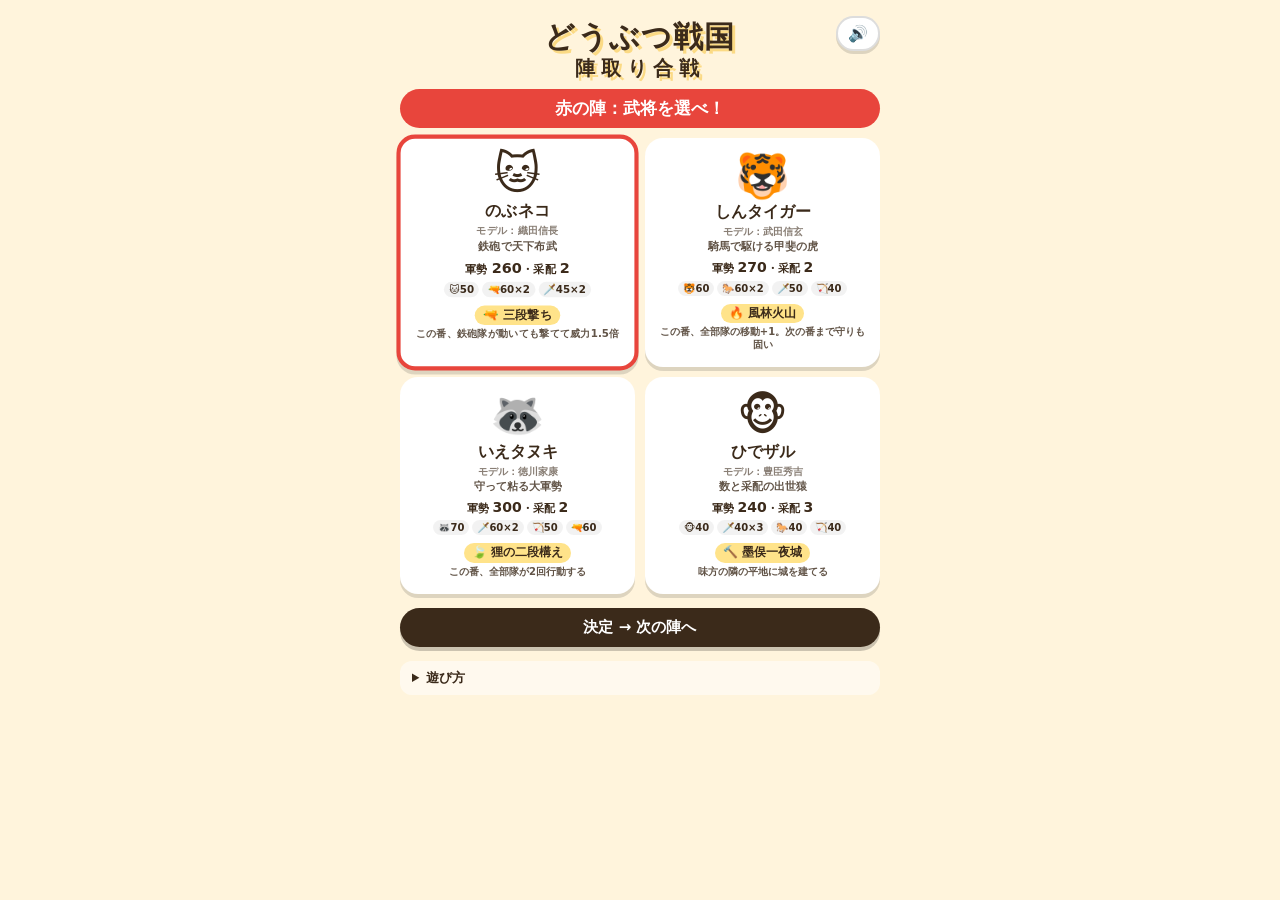
<file: index.html>
<!DOCTYPE html>
<html lang="ja">
<head>
  <meta charset="UTF-8" />
  <meta name="viewport" content="width=device-width, initial-scale=1, maximum-scale=1, user-scalable=no, viewport-fit=cover" />
  <meta name="theme-color" content="#fff4dc" />
  <meta name="description" content="夫婦で遊べる、動物武将たちの合戦ゲーム（1台で交互に操作）" />
  <!-- pwa:start ホーム画面に追加したとき、アプリのように全画面で開く設定 -->
  <link rel="manifest" href="manifest.webmanifest" />
  <link rel="icon" type="image/png" sizes="192x192" href="icons/icon-192.png" />
  <link rel="apple-touch-icon" href="icons/apple-touch-icon.png" />
  <meta name="apple-mobile-web-app-capable" content="yes" />
  <meta name="mobile-web-app-capable" content="yes" />
  <meta name="apple-mobile-web-app-title" content="どうぶつ戦国" />
  <meta name="apple-mobile-web-app-status-bar-style" content="default" />
  <!-- pwa:end -->
  <title>どうぶつ戦国 陣取り合戦</title>
  <link rel="stylesheet" href="style.css" />
  <link rel="stylesheet" href="screens.css" />
</head>
<body>
  <div id="app">
    <header>
      <div class="army p1" id="p1Panel">
        <span class="face" id="p1Emoji"></span>
        <div class="line1"><span class="name" id="p1Name"></span><span class="score" id="p1Score"></span></div>
        <div class="line2">兵<span id="p1Troops"></span><span class="bar"><i id="p1Bar"></i></span></div>
      </div>
      <div class="center-col">
        <div id="turnInfo"></div>
        <div class="mini-btns">
          <button type="button" class="mini-btn" data-sound-toggle></button>
          <button type="button" class="mini-btn" id="resetBtn" aria-label="武将選びからやり直す" title="武将選びからやり直す">↺</button>
        </div>
      </div>
      <div class="army p2" id="p2Panel">
        <span class="face" id="p2Emoji"></span>
        <div class="line1"><span class="name" id="p2Name"></span><span class="score" id="p2Score"></span></div>
        <div class="line2">兵<span id="p2Troops"></span><span class="bar"><i id="p2Bar"></i></span></div>
      </div>
    </header>
    <div id="stage">
      <canvas id="board" aria-label="戦場のマップ"></canvas>
      <div id="toast" role="status"></div>
    </div>
    <section id="panel" aria-label="命令パネル"></section>
  </div>

  <!-- 武将選択画面 -->
  <section id="selectScreen" class="overlay" hidden>
    <div class="overlay-inner">
      <button type="button" class="sound-btn corner" data-sound-toggle></button>
      <h1 class="title">どうぶつ戦国<span>陣取り合戦</span></h1>
      <p class="select-step" id="selectStep"></p>
      <div class="general-grid" id="generalGrid"></div>
      <div class="select-actions">
        <button type="button" id="selectBack" class="sub">← もどる</button>
        <button type="button" id="selectGo" class="main"></button>
      </div>
      <details class="howto">
        <summary>遊び方</summary>
        <ul>
          <li>はじめに自分の陣地（手前3列）に部隊を並べる（<b>布陣</b>）。</li>
          <li>自分の番は、部隊に<b>命令</b>を出して「行動開始」。部隊は命令どおりに<b>自動で</b>動き、変えるまで同じ命令を続けます。</li>
          <li>1ターンに命令を変えられる部隊の数は<b>采配</b>の数まで。</li>
          <li>命令は ➡️進軍・⚔️攻撃・🛡️守備・🏯占領。兵種によって<b>できない命令</b>があります。</li>
          <li>通ったマスは自分の領地に。自分の色で<b>囲む</b>と中も取れます。</li>
          <li>🏯 城は5点で、上にいる部隊は毎ターン回復。🌲 森は守りやすく、⛰️ 山は通れません。</li>
          <li>5ターンごとに 🍙📯💥📜 アイテムが出現。部隊が乗ると取れます。</li>
          <li>相手の軍勢を<b>全滅</b>させたら勝ち。50ターンで決着しなければ得点（領地・城・残った兵）で勝負！</li>
        </ul>
      </details>
    </div>
  </section>

  <!-- 交代画面（1台を渡すとき、相手の画面を見ないように挟む） -->
  <section id="handoffScreen" class="overlay dim" hidden>
    <div class="result-card handoff-card">
      <div class="result-face" id="handoffFace"></div>
      <h2 id="handoffTitle"></h2>
      <p class="confirm-text" id="handoffText"></p>
      <ul class="handoff-summary" id="handoffSummary" hidden></ul>
      <button type="button" id="handoffGo" class="main">はじめる</button>
    </div>
  </section>

  <!-- 結果画面 -->
  <section id="resultScreen" class="overlay" hidden>
    <div class="result-card">
      <div class="result-face" id="resultFace"></div>
      <h2 id="resultTitle"></h2>
      <p class="confirm-text" id="resultReason"></p>
      <div class="result-score" id="resultScore"></div>
      <button type="button" id="rematchBtn" class="main">同じ武将でもう一戦</button>
      <button type="button" id="reselectBtn" class="sub">武将を選び直す</button>
      <button type="button" id="viewBoardBtn" class="link">盤面を見る</button>
    </div>
  </section>

  <!-- 確認画面（ブラウザの confirm() は埋め込み先で使えないことがあるため自前で用意） -->
  <section id="confirmScreen" class="overlay dim" hidden>
    <div class="result-card" role="alertdialog" aria-modal="true" aria-labelledby="confirmTitle">
      <h2 id="confirmTitle" class="confirm-title"></h2>
      <p id="confirmText" class="confirm-text"></p>
      <button type="button" id="confirmYes" class="main"></button>
      <button type="button" id="confirmNo" class="sub">キャンセル</button>
    </div>
  </section>

  <script src="sound.js"></script>
  <script src="hex.js"></script>
  <script src="terrain.js"></script>
  <script src="units.js"></script>
  <script src="generals.js"></script>
  <script src="skills.js"></script>
  <script src="battle.js"></script>
  <script src="render.js"></script>
  <script src="panel.js"></script>
  <script src="screens.js"></script>
  <script src="game.js"></script>
  <!-- pwa:start -->
  <script>
    // オフライン対応（sw.js）。ファイルを直接開いた場合（file://）は使えないので登録しない。
    // 開発中の localhost では古いキャッシュが邪魔になるため、URL に ?sw を付けたときだけ有効にする。
    const isLocalDev = ['localhost', '127.0.0.1'].includes(location.hostname);
    const wantsSw = !isLocalDev || new URLSearchParams(location.search).has('sw');
    if ('serviceWorker' in navigator && location.protocol.startsWith('http') && wantsSw) {
      window.addEventListener('load', () => {
        navigator.serviceWorker.register('sw.js').catch((err) => {
          console.warn('オフライン対応の登録に失敗しました（通常どおり遊べます）', err);
        });
      });
      // 新しい版が入ったら一度だけ読み直す（初めての登録時は読み直さない）
      const hadController = Boolean(navigator.serviceWorker.controller);
      let reloaded = false;
      navigator.serviceWorker.addEventListener('controllerchange', () => {
        if (!hadController || reloaded) return;
        reloaded = true;
        location.reload();
      });
    }
  </script>
  <!-- pwa:end -->
</body>
</html>
</file>
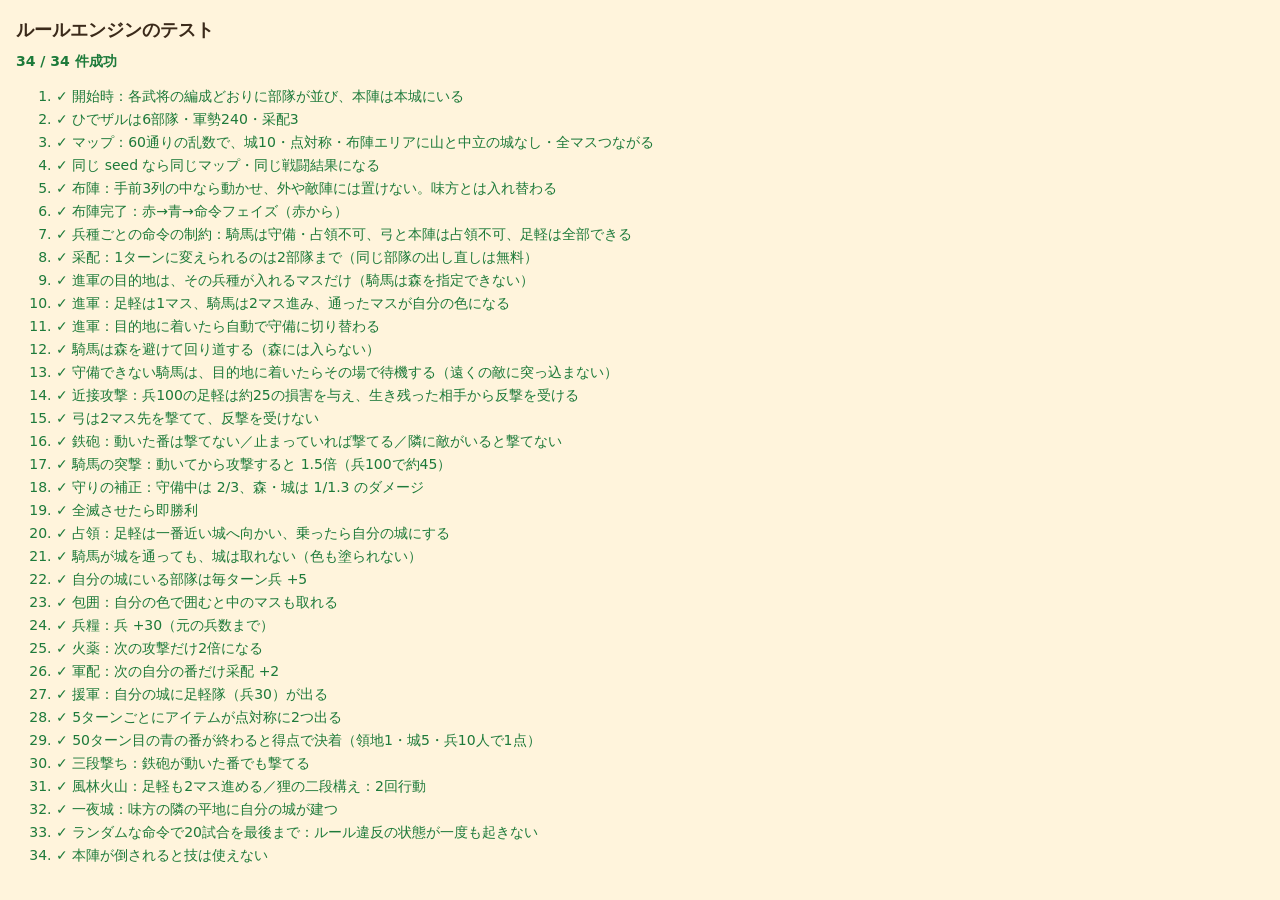
<file: tests/index.html>
<!DOCTYPE html>
<html lang="ja">
<head>
  <meta charset="UTF-8" />
  <meta name="viewport" content="width=device-width, initial-scale=1" />
  <title>どうぶつ戦国 ルールのテスト</title>
  <style>
    body { font: 14px/1.5 system-ui, sans-serif; margin: 16px; background: #fff4dc; color: #3b2a1a; }
    h1 { font-size: 18px; margin: 0 0 8px; }
    #summary { font-weight: 800; margin-bottom: 12px; }
    .pass { color: #1d7a3a; }
    .fail { color: #b3261e; font-weight: 700; }
    li { margin: 2px 0; }
    pre { white-space: pre-wrap; margin: 2px 0 6px 16px; color: #b3261e; }
  </style>
</head>
<body>
  <h1>ルールエンジンのテスト</h1>
  <div id="summary">実行中…</div>
  <ol id="results"></ol>

  <script src="../hex.js"></script>
  <script src="../terrain.js"></script>
  <script src="../units.js"></script>
  <script src="../generals.js"></script>
  <script src="../skills.js"></script>
  <script src="../battle.js"></script>
  <script src="runner.js"></script>
  <script src="battle.test.js"></script>
  <script>TestRunner.run();</script>
</body>
</html>
</file>
<file: style.css>
/* 合戦画面の見た目（選択・結果などの画面は screens.css） */
:root {
  --bg: #fff4dc;
  --ink: #3b2a1a;
  --red: #e8453c;
  --red-dark: #a82a22;
  --blue: #2f7de1;
  --blue-dark: #1d4f94;
  --gold: #f5b400;
  --gold-light: #ffe38a;
  --card: #ffffffd9;
}
* { box-sizing: border-box; -webkit-tap-highlight-color: transparent; }
html, body {
  margin: 0; height: 100%; overflow: hidden;
  background: var(--bg);
  color: var(--ink);
  font-family: "Hiragino Maru Gothic ProN", "Rounded Mplus 1c", "M PLUS Rounded 1c", system-ui, sans-serif;
  touch-action: manipulation;
  user-select: none; -webkit-user-select: none;
}
#app {
  display: flex; flex-direction: column;
  height: 100%;
  /* 切り欠き・ホームバーを避ける余白。外側で既に確保される環境では 0 に上書きする */
  padding: var(--app-safe-top, env(safe-area-inset-top)) 12px var(--app-safe-bottom, env(safe-area-inset-bottom));
}

button {
  font: inherit; font-weight: 800; font-size: 15px;
  padding: 10px 22px; border-radius: 999px; border: none;
  background: var(--ink); color: #fff; cursor: pointer;
  box-shadow: 0 4px 0 #00000033;
}
button:active { transform: translateY(2px); box-shadow: 0 2px 0 #00000033; }
button:focus-visible { outline: 3px solid var(--gold); outline-offset: 2px; }

/* ===== 上部：両軍の軍勢 ===== */
header { display: flex; align-items: stretch; gap: 6px; padding: 8px 0 4px; }
.army {
  flex: 1; min-width: 0;
  display: grid; grid-template-columns: auto 1fr; grid-template-rows: auto auto; column-gap: 6px;
  padding: 5px 8px; border-radius: 14px;
  background: var(--card); border: 3px solid transparent;
  opacity: .6; transition: opacity .2s, border-color .2s;
}
.army.active { opacity: 1; }
.army.p1.active { border-color: var(--red); }
.army.p2.active { border-color: var(--blue); }
.army .face { grid-row: span 2; font-size: 24px; line-height: 1; align-self: center; }
.army .line1 { display: flex; justify-content: space-between; gap: 4px; font-size: 12px; font-weight: 800; }
.army .name { white-space: nowrap; overflow: hidden; text-overflow: ellipsis; }
.army .score { white-space: nowrap; font-variant-numeric: tabular-nums; }
.army .line2 { display: flex; align-items: center; gap: 4px; font-size: 11px; font-weight: 800; font-variant-numeric: tabular-nums; }
.army .bar { flex: 1; height: 6px; border-radius: 3px; background: #0000001a; overflow: hidden; }
.army .bar i { display: block; height: 100%; width: 100%; transition: width .4s; }
.army.p1 .bar i { background: var(--red); }
.army.p2 .bar i { background: var(--blue); }
.center-col { display: flex; flex-direction: column; align-items: center; justify-content: center; gap: 3px; }
#turnInfo { font-size: 12px; font-weight: 900; font-variant-numeric: tabular-nums; white-space: nowrap; }
.mini-btns { display: flex; gap: 4px; }
.mini-btn { font-size: 13px; padding: 3px 7px; background: #fff; color: var(--ink); box-shadow: 0 2px 0 #0002; border: 1.5px solid #0002; }

/* ===== 盤面 ===== */
#stage { position: relative; flex: 1; min-height: 0; }
#board { position: absolute; inset: 0; width: 100%; height: 100%; display: block; }
#toast {
  position: absolute; left: 50%; top: 45%;
  transform: translate(-50%, -50%) scale(.8);
  padding: 12px 22px; border-radius: 18px;
  background: #fff; font-size: 20px; font-weight: 900;
  box-shadow: 0 8px 24px #0003;
  opacity: 0; pointer-events: none; white-space: pre; text-align: center; line-height: 1.4;
  transition: opacity .25s, transform .25s;
}
#toast.show { opacity: 1; transform: translate(-50%, -50%) scale(1); }
#toast.p1 { color: var(--red); border: 4px solid var(--red); }
#toast.p2 { color: var(--blue); border: 4px solid var(--blue); }

/* ===== 下部：操作パネル ===== */
#panel {
  /* 高さを固定：中身が変わっても盤面の大きさが揺れないように */
  height: 248px; flex-shrink: 0; overflow-y: auto;
  display: flex; flex-direction: column; gap: 6px;
  padding: 8px 10px 10px; margin-bottom: 8px;
  border-radius: 18px; background: var(--card);
  border-top: 5px solid var(--red);
}
#panel[data-seat="2"] { border-top-color: var(--blue); }
.panel-top { display: flex; align-items: center; gap: 8px; font-size: 13px; font-weight: 900; }
.phase-label { white-space: nowrap; }
.pips { display: flex; align-items: center; gap: 3px; font-size: 11px; white-space: nowrap; }
.pip { width: 10px; height: 10px; border-radius: 50%; background: #0000001f; display: inline-block; }
.pip.on { background: var(--gold); box-shadow: 0 0 0 1.5px #a37800 inset; }
.skill-mini { margin-left: auto; font-size: 12px; padding: 5px 10px; background: var(--gold); color: var(--ink); white-space: nowrap; }
.skill-mini.blocked { background: #ddd; color: #777; box-shadow: none; }

.unit-card { display: flex; flex-direction: column; gap: 4px; }
.unit-head { display: flex; align-items: center; gap: 6px; font-weight: 900; }
.unit-icon { font-size: 20px; }
.unit-name { font-size: 15px; }
.unit-troops { margin-left: auto; font-size: 12px; font-variant-numeric: tabular-nums; }
.unit-troops b { font-size: 16px; }
.unit-stats { margin: 0; font-size: 11px; line-height: 1.4; }
.unit-limits { opacity: .75; }
.enemy-note { margin: 0; font-size: 12px; opacity: .7; }
.orders { display: grid; grid-template-columns: repeat(4, 1fr); gap: 5px; }
.order-chip {
  display: flex; flex-direction: column; align-items: center; gap: 1px;
  padding: 6px 2px; border-radius: 12px; font-size: 12px;
  background: #fff; color: var(--ink); border: 2px solid #0002; box-shadow: 0 3px 0 #0002;
}
.order-chip .oi { font-size: 18px; line-height: 1.1; }
.order-chip.current { border-color: var(--ink); background: var(--gold-light); }
.order-chip.blocked { opacity: .38; box-shadow: none; }

.panel-hint { margin: 0; font-size: 12px; font-weight: 700; min-height: 1.4em; line-height: 1.4; }
.panel-hint.targeting { color: #8a6200; font-weight: 900; }
.panel-actions { display: flex; gap: 8px; margin-top: auto; }
.main-action { flex: 1; padding: 11px 16px; font-size: 16px; }
#panel[data-seat="1"] .main-action { background: var(--red); }
#panel[data-seat="2"] .main-action { background: var(--blue); }
.sub-action { background: #fff; color: var(--ink); border: 2px solid #0002; box-shadow: 0 3px 0 #0002; font-size: 13px; padding: 8px 12px; }

@media (prefers-reduced-motion: reduce) {
  * { transition: none !important; animation: none !important; }
}
</file>
<file: screens.css>
/* 武将選択画面・結果画面 */
.overlay {
  position: fixed; inset: 0; z-index: 10;
  display: flex; justify-content: center; align-items: flex-start;
  overflow-y: auto; -webkit-overflow-scrolling: touch;
  background: var(--bg);
  padding: calc(env(safe-area-inset-top) + 16px) 16px calc(env(safe-area-inset-bottom) + 16px);
}
.overlay[hidden] { display: none; }
.overlay-inner { width: 100%; max-width: 480px; }

button.main, button.sub, button.link { width: 100%; }
button.main { background: var(--ink); }
button.sub { background: #fff; color: var(--ink); box-shadow: 0 4px 0 #0002; border: 2px solid #0002; }
button.link { background: none; color: var(--ink); box-shadow: none; text-decoration: underline; opacity: .7; font-size: 13px; }
button:disabled { opacity: .45; cursor: default; }

/* --- タイトル --- */
.title {
  margin: 4px 0 10px; text-align: center;
  font-size: 30px; font-weight: 900; line-height: 1.1; letter-spacing: .04em;
  color: var(--ink); text-shadow: 3px 3px 0 #f5b40066;
}
.title span { display: block; font-size: 20px; letter-spacing: .3em; margin-top: 4px; }

.select-step {
  margin: 0 0 10px; padding: 8px; border-radius: 999px;
  text-align: center; font-size: 17px; font-weight: 900; color: #fff;
  background: var(--red);
}
#selectScreen[data-seat="2"] .select-step { background: var(--blue); }

/* --- 武将カード --- */
.general-grid { display: grid; grid-template-columns: 1fr 1fr; gap: 10px; }
.general-card {
  position: relative;
  display: flex; flex-direction: column; align-items: center; gap: 2px;
  padding: 10px 6px 12px; border-radius: 18px;
  background: #fff; color: var(--ink);
  border: 4px solid transparent; box-shadow: 0 4px 0 #0002;
  font-weight: 700; text-align: center; line-height: 1.3;
  transition: transform .15s, border-color .15s;
}
.general-card.picked { border-color: var(--red); transform: scale(1.03); }
#selectScreen[data-seat="2"] .general-card.picked { border-color: var(--blue); }
.general-card:disabled { opacity: .45; }
.card-face { font-size: 44px; line-height: 1.1; }
img.card-face { width: 56px; height: 56px; object-fit: contain; }
.card-name { font-size: 16px; font-weight: 900; }
.card-model { font-size: 10px; opacity: .6; }
.card-catch { font-size: 11px; opacity: .8; }
.card-skill {
  margin-top: 4px; padding: 2px 8px; border-radius: 999px;
  background: #ffe38a; font-size: 12px; font-weight: 900;
}
.card-desc { font-size: 10px; opacity: .8; }
.taken {
  position: absolute; top: 6px; right: 6px;
  padding: 1px 6px; border-radius: 999px; color: #fff; font-size: 10px;
}
.taken.seat1 { background: var(--red); }
.taken.seat2 { background: var(--blue); }

.select-actions { display: flex; gap: 10px; margin-top: 14px; }
.select-actions .sub { flex: 0 0 34%; }
.select-actions .sub[hidden] { display: none; }

.howto { margin-top: 14px; font-size: 13px; background: #fff8; border-radius: 12px; padding: 8px 12px; }
.howto summary { font-weight: 900; cursor: pointer; }
.howto ul { margin: 8px 0 0; padding-left: 1.2em; line-height: 1.6; }

/* --- 結果画面 --- */
#resultScreen { align-items: center; background: #3b2a1acc; }
.result-card {
  width: 100%; max-width: 360px;
  display: flex; flex-direction: column; align-items: center; gap: 10px;
  padding: 22px 18px; border-radius: 24px; background: #fff;
  border: 6px solid var(--ink);
  animation: resultIn .5s cubic-bezier(.2, 1.6, .4, 1);
}
#resultScreen[data-seat="1"] .result-card { border-color: var(--red); }
#resultScreen[data-seat="2"] .result-card { border-color: var(--blue); }
.result-face { display: flex; gap: 8px; }
.result-face-img { font-size: 72px; line-height: 1; animation: bounce 1s ease-in-out infinite alternate; }
.result-face-img.small { font-size: 52px; }
img.result-face-img { width: 88px; height: 88px; object-fit: contain; }
.result-card h2 { margin: 0; font-size: 26px; font-weight: 900; }
#resultScreen[data-seat="1"] h2 { color: var(--red); }
#resultScreen[data-seat="2"] h2 { color: var(--blue); }
.result-score { margin: 0 0 6px; font-size: 20px; font-weight: 900; }
.result-score .seat1 { color: var(--red); }
.result-score .seat2 { color: var(--blue); }
.result-score .vs { margin: 0 10px; font-size: 14px; opacity: .6; }

@keyframes resultIn { from { transform: scale(.6); opacity: 0; } to { transform: scale(1); opacity: 1; } }
@keyframes bounce { from { transform: translateY(0); } to { transform: translateY(-8px); } }

/* 音のオン/オフ（選択画面の右上） */
.overlay-inner { position: relative; }
.sound-btn.corner { position: absolute; top: 0; right: 0; padding: 6px 10px; font-size: 16px; }

/* 確認画面（結果画面と同じカードを流用） */
.overlay.dim { align-items: center; background: #3b2a1acc; z-index: 20; }
.confirm-title { font-size: 20px; text-align: center; text-wrap: balance; }
.confirm-text { margin: 0 0 6px; font-size: 14px; text-align: center; opacity: .8; }

/* ===== v2：武将カードの編成・交代画面・得点表 ===== */
.card-army { font-size: 11px; margin-top: 2px; }
.card-army b { font-size: 14px; }
.card-units { display: flex; flex-wrap: wrap; justify-content: center; gap: 3px; margin: 2px 0; }
.army-chip { font-size: 10px; padding: 1px 5px; border-radius: 999px; background: #0000000d; white-space: nowrap; }
.handoff-card { gap: 8px; }
#handoffScreen[data-seat="1"] .handoff-card { border-color: var(--red); }
#handoffScreen[data-seat="2"] .handoff-card { border-color: var(--blue); }
#handoffScreen[data-seat="1"] h2 { color: var(--red); }
#handoffScreen[data-seat="2"] h2 { color: var(--blue); }
#handoffScreen[data-seat="1"] #handoffGo { background: var(--red); }
#handoffScreen[data-seat="2"] #handoffGo { background: var(--blue); }
.handoff-card h2 { margin: 0; font-size: 20px; text-align: center; text-wrap: balance; }
.handoff-summary {
  align-self: stretch; margin: 0; padding: 8px 12px 8px 26px;
  border-radius: 12px; background: #0000000a; font-size: 13px; line-height: 1.6;
}
.handoff-summary li:first-child { list-style: none; margin-left: -14px; font-weight: 900; }
.score-table { border-collapse: collapse; font-size: 13px; margin: 4px 0 8px; font-variant-numeric: tabular-nums; }
.score-table th, .score-table td { padding: 4px 8px; text-align: center; border-bottom: 1px solid #0001; }
.score-table tbody th { text-align: left; font-weight: 700; opacity: .8; }
.score-table .seat1 { color: var(--red); }
.score-table .seat2 { color: var(--blue); }

/* 選択画面の右上の音ボタン */
.sound-btn { background: #fff; color: var(--ink); border: 2px solid #0002; box-shadow: 0 3px 0 #0002; }
</file>
